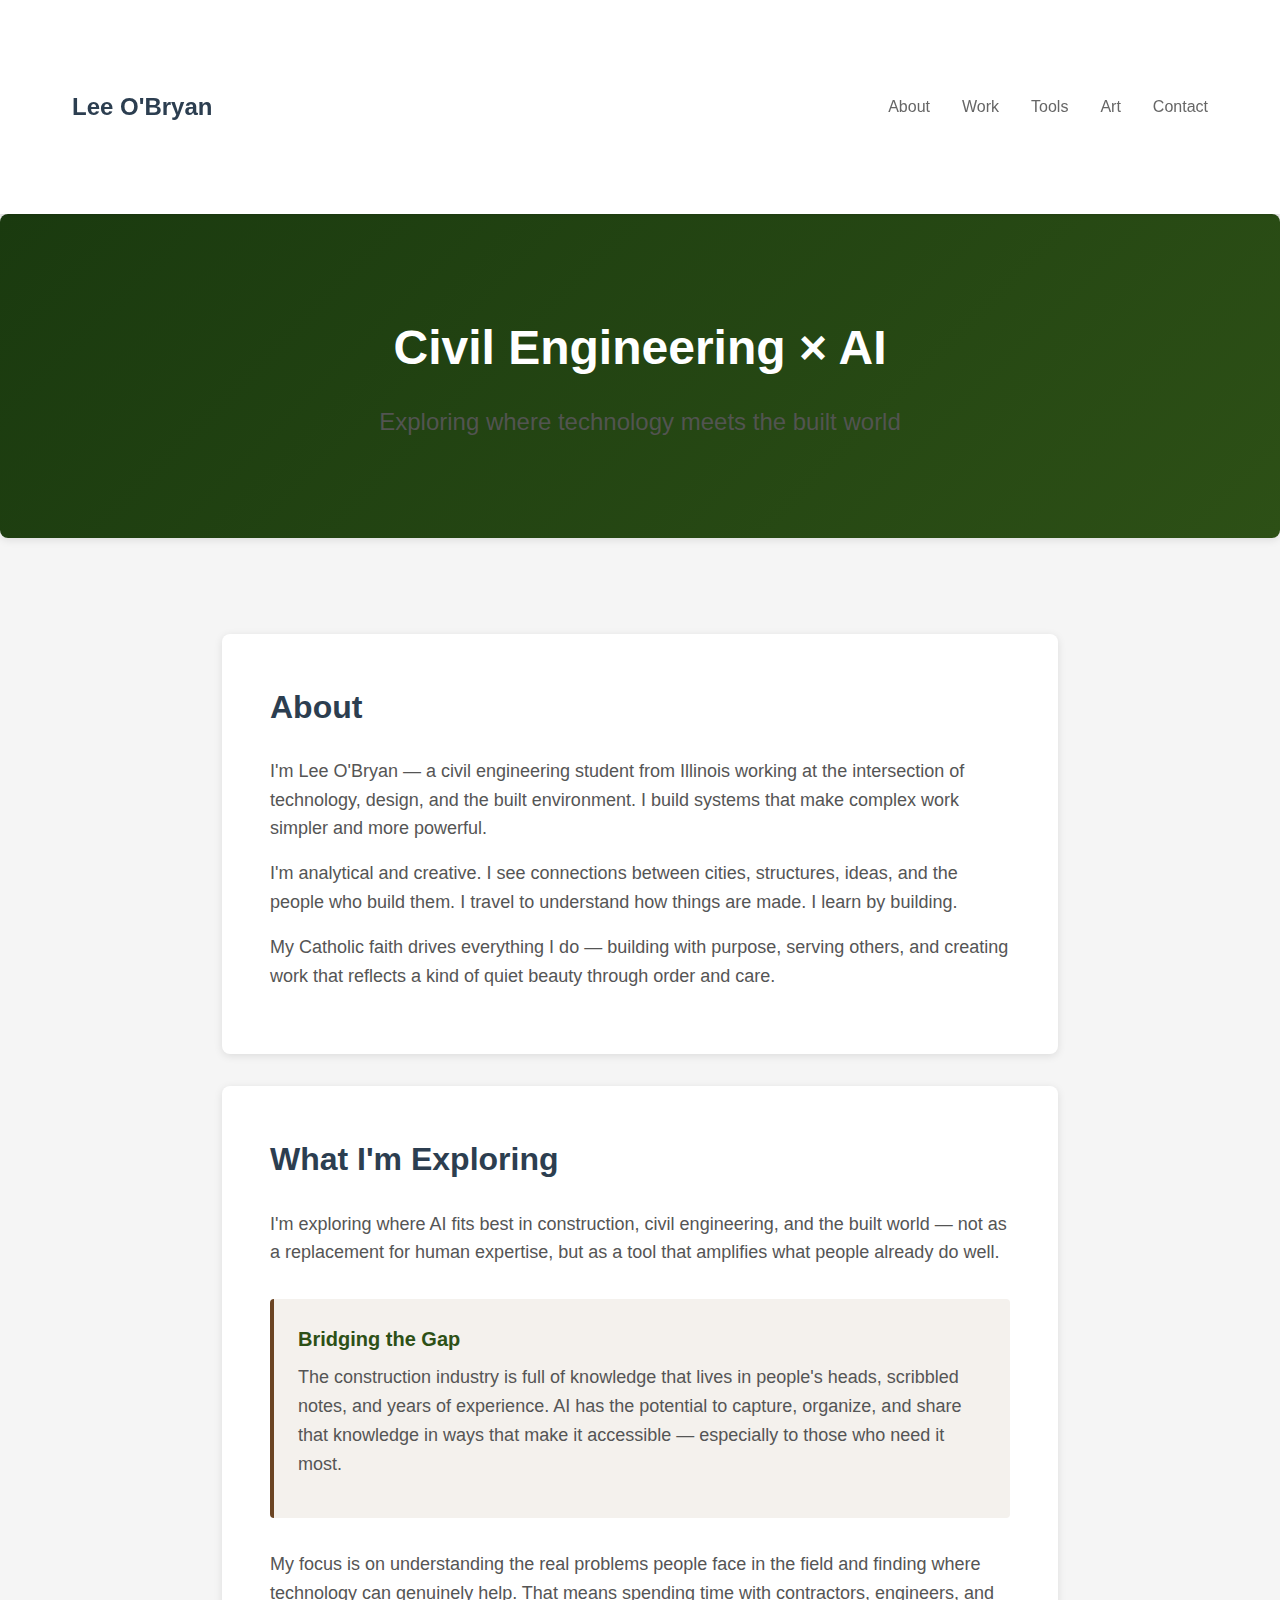
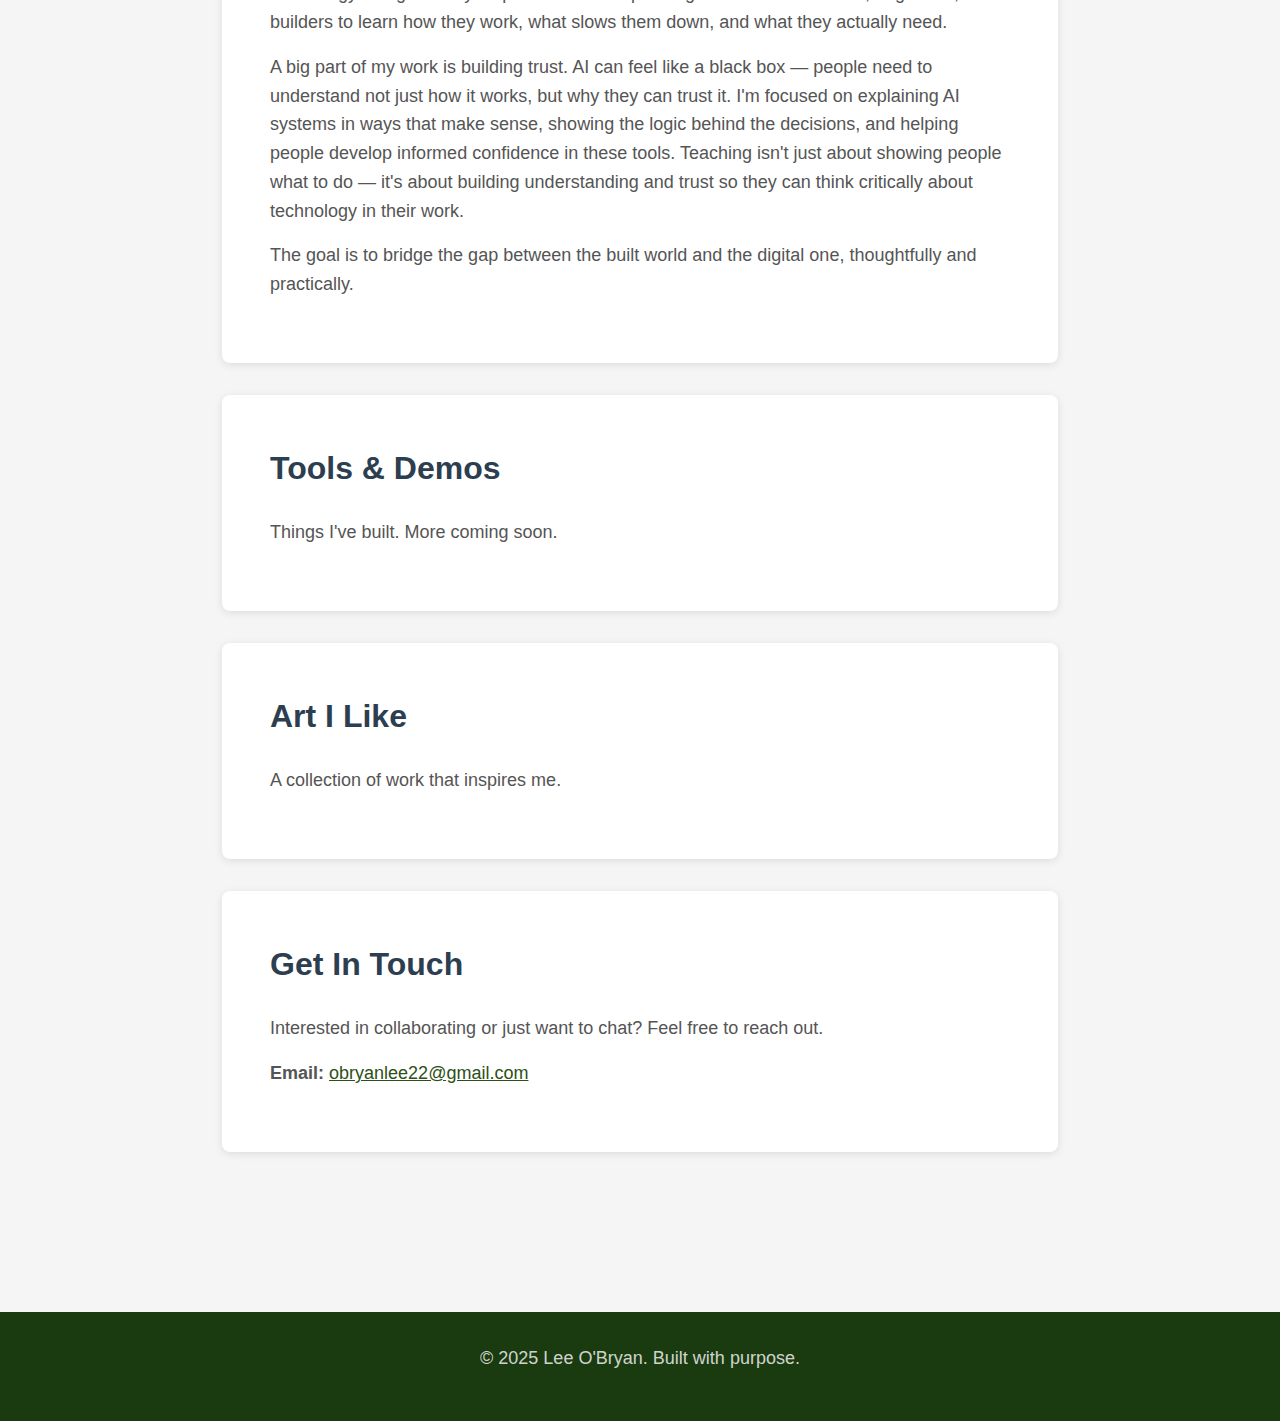
<file: index.html>
<!DOCTYPE html>
<html lang="en">
<head>
    <meta charset="UTF-8">
    <meta name="viewport" content="width=device-width, initial-scale=1.0">
    <title>Lee O'Bryan — Civil Engineering & AI</title>
    <style>
        * {
            margin: 0;
            padding: 0;
            box-sizing: border-box;
        }

        body {
            font-family: -apple-system, BlinkMacSystemFont, 'Segoe UI', Roboto, Oxygen, Ubuntu, Cantarell, sans-serif;
            line-height: 1.6;
            color: #333;
            background: #f5f5f5;
        }

        /* Navigation */
        nav {
            background: white;
            padding: 1.5rem 2rem;
            box-shadow: 0 2px 4px rgba(0,0,0,0.1);
            position: sticky;
            top: 0;
            z-index: 100;
        }

        nav .container {
            max-width: 1200px;
            margin: 0 auto;
            display: flex;
            justify-content: space-between;
            align-items: center;
        }

        nav h1 {
            font-size: 1.5rem;
            font-weight: 600;
            color: #2c3e50;
        }

        nav ul {
            list-style: none;
            display: flex;
            gap: 2rem;
        }

        nav a {
            text-decoration: none;
            color: #666;
            font-weight: 500;
            transition: color 0.3s;
        }

        nav a:hover {
            color: #2d5016;
        }

        /* Hero Section */
        .hero {
            background: linear-gradient(135deg, #1a3a0f 0%, #2d5016 100%);
            color: white;
            padding: 6rem 2rem;
            text-align: center;
        }

        .hero h2 {
            font-size: 3rem;
            margin-bottom: 1rem;
            font-weight: 700;
        }

        .hero p {
            font-size: 1.5rem;
            opacity: 0.95;
            max-width: 700px;
            margin: 0 auto;
        }

        /* Main Content */
        .container {
            max-width: 900px;
            margin: 0 auto;
            padding: 4rem 2rem;
        }

        section {
            background: white;
            padding: 3rem;
            margin-bottom: 2rem;
            border-radius: 8px;
            box-shadow: 0 2px 8px rgba(0,0,0,0.1);
        }

        h3 {
            font-size: 2rem;
            margin-bottom: 1.5rem;
            color: #2c3e50;
        }

        p {
            font-size: 1.125rem;
            color: #555;
            margin-bottom: 1rem;
        }

        .highlight {
            background: #f4f1ed;
            border-left: 4px solid #6b4423;
            padding: 1.5rem;
            margin: 2rem 0;
            border-radius: 4px;
        }

        .highlight h4 {
            color: #2d5016;
            margin-bottom: 0.5rem;
            font-size: 1.25rem;
        }

        /* Footer */
        footer {
            background: #1a3a0f;
            color: white;
            text-align: center;
            padding: 2rem;
            margin-top: 4rem;
        }

        footer p {
            color: rgba(255,255,255,0.8);
        }

        /* Responsive */
        @media (max-width: 768px) {
            .hero h2 {
                font-size: 2rem;
            }

            .hero p {
                font-size: 1.25rem;
            }

            nav ul {
                gap: 1rem;
            }

            section {
                padding: 2rem;
            }
        }
    </style>
</head>
<body>
    <!-- Navigation -->
    <nav>
        <div class="container">
            <h1>Lee O'Bryan</h1>
            <ul>
                <li><a href="#about">About</a></li>
                <li><a href="#work">Work</a></li>
                <li><a href="#tools">Tools</a></li>
                <li><a href="#art">Art</a></li>
                <li><a href="#contact">Contact</a></li>
            </ul>
        </div>
    </nav>

    <!-- Hero -->
    <section class="hero">
        <h2>Civil Engineering × AI</h2>
        <p>Exploring where technology meets the built world</p>
    </section>

    <!-- About -->
    <div class="container">
        <section id="about">
            <h3>About</h3>
            <p>I'm Lee O'Bryan — a civil engineering student from Illinois working at the intersection of technology, design, and the built environment. I build systems that make complex work simpler and more powerful.</p>

            <p>I'm analytical and creative. I see connections between cities, structures, ideas, and the people who build them. I travel to understand how things are made. I learn by building.</p>

            <p>My Catholic faith drives everything I do — building with purpose, serving others, and creating work that reflects a kind of quiet beauty through order and care.</p>
        </section>

        <!-- Work/Mission -->
        <section id="work">
            <h3>What I'm Exploring</h3>

            <p>I'm exploring where AI fits best in construction, civil engineering, and the built world — not as a replacement for human expertise, but as a tool that amplifies what people already do well.</p>

            <div class="highlight">
                <h4>Bridging the Gap</h4>
                <p>The construction industry is full of knowledge that lives in people's heads, scribbled notes, and years of experience. AI has the potential to capture, organize, and share that knowledge in ways that make it accessible — especially to those who need it most.</p>
            </div>

            <p>My focus is on understanding the real problems people face in the field and finding where technology can genuinely help. That means spending time with contractors, engineers, and builders to learn how they work, what slows them down, and what they actually need.</p>

            <p>A big part of my work is building trust. AI can feel like a black box — people need to understand not just how it works, but why they can trust it. I'm focused on explaining AI systems in ways that make sense, showing the logic behind the decisions, and helping people develop informed confidence in these tools. Teaching isn't just about showing people what to do — it's about building understanding and trust so they can think critically about technology in their work.</p>

            <p>The goal is to bridge the gap between the built world and the digital one, thoughtfully and practically.</p>
        </section>

        <!-- Tools & Demos -->
        <section id="tools">
            <h3>Tools & Demos</h3>
            <p>Things I've built. More coming soon.</p>
            <!-- Links will go here as you add them -->
        </section>

        <!-- Art -->
        <section id="art">
            <h3>Art I Like</h3>
            <p>A collection of work that inspires me.</p>
            <!-- Art content will go here -->
        </section>

        <!-- Contact -->
        <section id="contact">
            <h3>Get In Touch</h3>
            <p>Interested in collaborating or just want to chat? Feel free to reach out.</p>
            <p><strong>Email:</strong> <a href="mailto:obryanlee22@gmail.com" style="color: #2d5016;">obryanlee22@gmail.com</a></p>
        </section>
    </div>

    <!-- Footer -->
    <footer>
        <p>&copy; 2025 Lee O'Bryan. Built with purpose.</p>
    </footer>
</body>
</html>
</file>
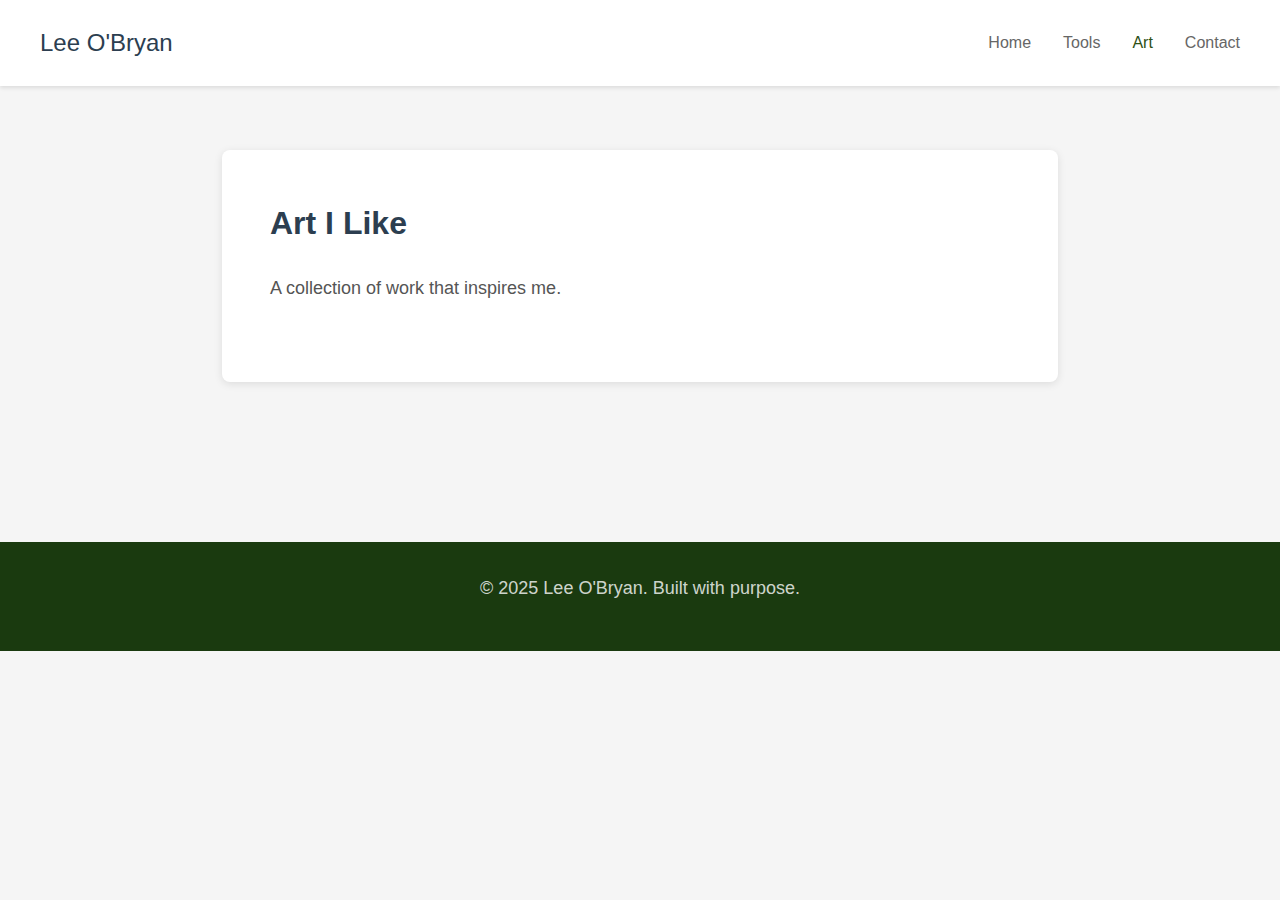
<file: art.html>
<!DOCTYPE html>
<html lang="en">
<head>
    <meta charset="UTF-8">
    <meta name="viewport" content="width=device-width, initial-scale=1.0">
    <title>Art I Like — Lee O'Bryan</title>
    <link rel="stylesheet" href="style.css">
    <style>
        /* Grid for art/images */
        .art-grid {
            display: grid;
            grid-template-columns: repeat(auto-fill, minmax(300px, 1fr));
            gap: 2rem;
            margin-top: 2rem;
        }

        .art-item img {
            width: 100%;
            height: auto;
            border-radius: 4px;
            box-shadow: 0 2px 8px rgba(0,0,0,0.1);
        }

        .art-item p {
            margin-top: 0.5rem;
            font-size: 0.95rem;
            color: #777;
        }
    </style>
</head>
<body>
    <!-- Navigation -->
    <nav>
        <div class="nav-container">
            <h1><a href="index.html">Lee O'Bryan</a></h1>
            <ul>
                <li><a href="index.html">Home</a></li>
                <li><a href="tools.html">Tools</a></li>
                <li><a href="art.html" class="active">Art</a></li>
                <li><a href="contact.html">Contact</a></li>
            </ul>
        </div>
    </nav>

    <!-- Content -->
    <div class="container">
        <section>
            <h3>Art I Like</h3>
            <p>A collection of work that inspires me.</p>

            <div class="art-grid">
                <!-- Add your art here as you upload images -->
                <!-- Example format:
                <div class="art-item">
                    <img src="images/artwork1.jpg" alt="Description">
                    <p>Artist Name - Title</p>
                </div>
                -->
            </div>
        </section>
    </div>

    <!-- Footer -->
    <footer>
        <p>&copy; 2025 Lee O'Bryan. Built with purpose.</p>
    </footer>
</body>
</html>
</file>
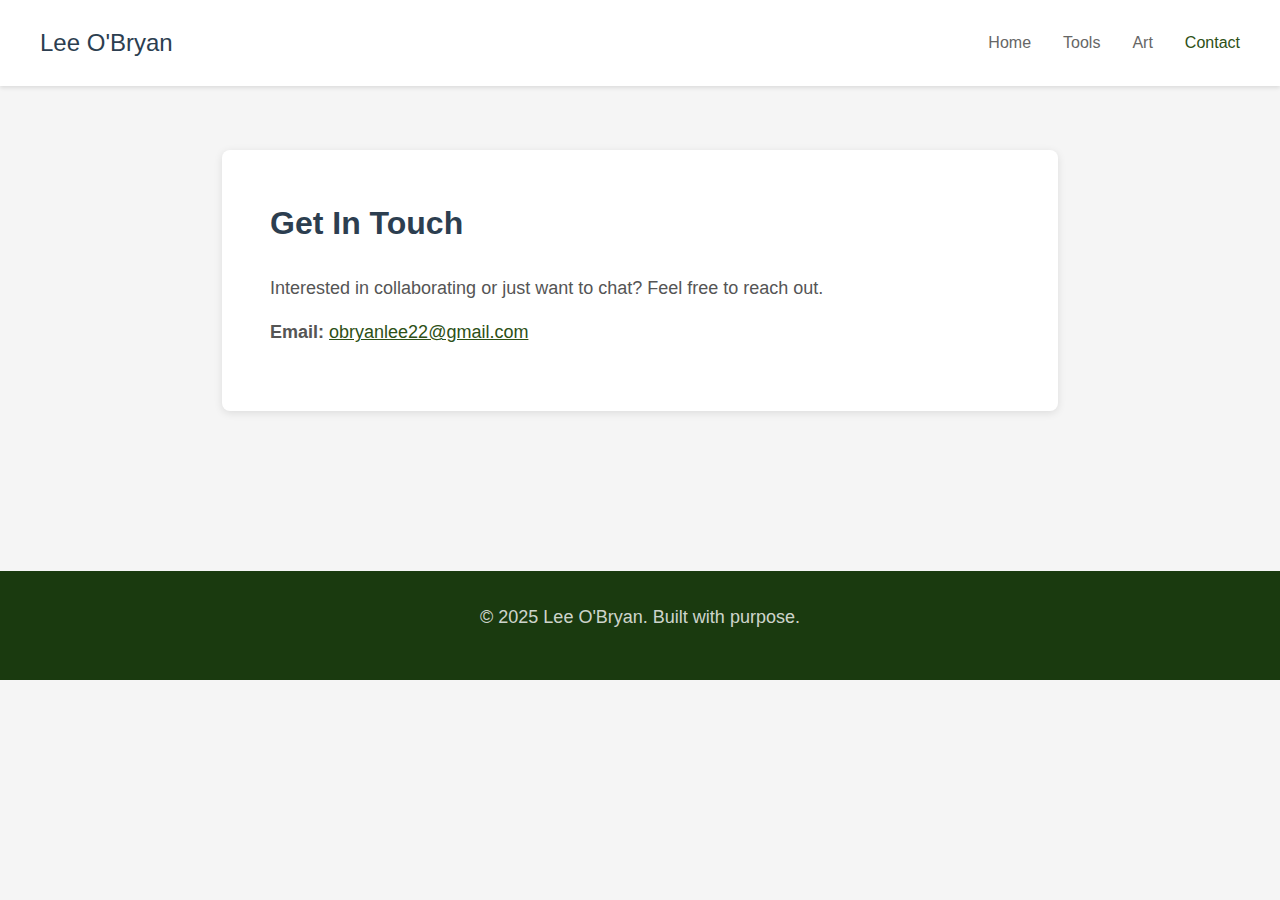
<file: contact.html>
<!DOCTYPE html>
<html lang="en">
<head>
    <meta charset="UTF-8">
    <meta name="viewport" content="width=device-width, initial-scale=1.0">
    <title>Contact — Lee O'Bryan</title>
    <link rel="stylesheet" href="style.css">
</head>
<body>
    <!-- Navigation -->
    <nav>
        <div class="nav-container">
            <h1><a href="index.html">Lee O'Bryan</a></h1>
            <ul>
                <li><a href="index.html">Home</a></li>
                <li><a href="tools.html">Tools</a></li>
                <li><a href="art.html">Art</a></li>
                <li><a href="contact.html" class="active">Contact</a></li>
            </ul>
        </div>
    </nav>

    <!-- Content -->
    <div class="container">
        <section>
            <h3>Get In Touch</h3>
            <p>Interested in collaborating or just want to chat? Feel free to reach out.</p>
            <p><strong>Email:</strong> <a href="mailto:obryanlee22@gmail.com" style="color: #2d5016;">obryanlee22@gmail.com</a></p>
        </section>
    </div>

    <!-- Footer -->
    <footer>
        <p>&copy; 2025 Lee O'Bryan. Built with purpose.</p>
    </footer>
</body>
</html>
</file>
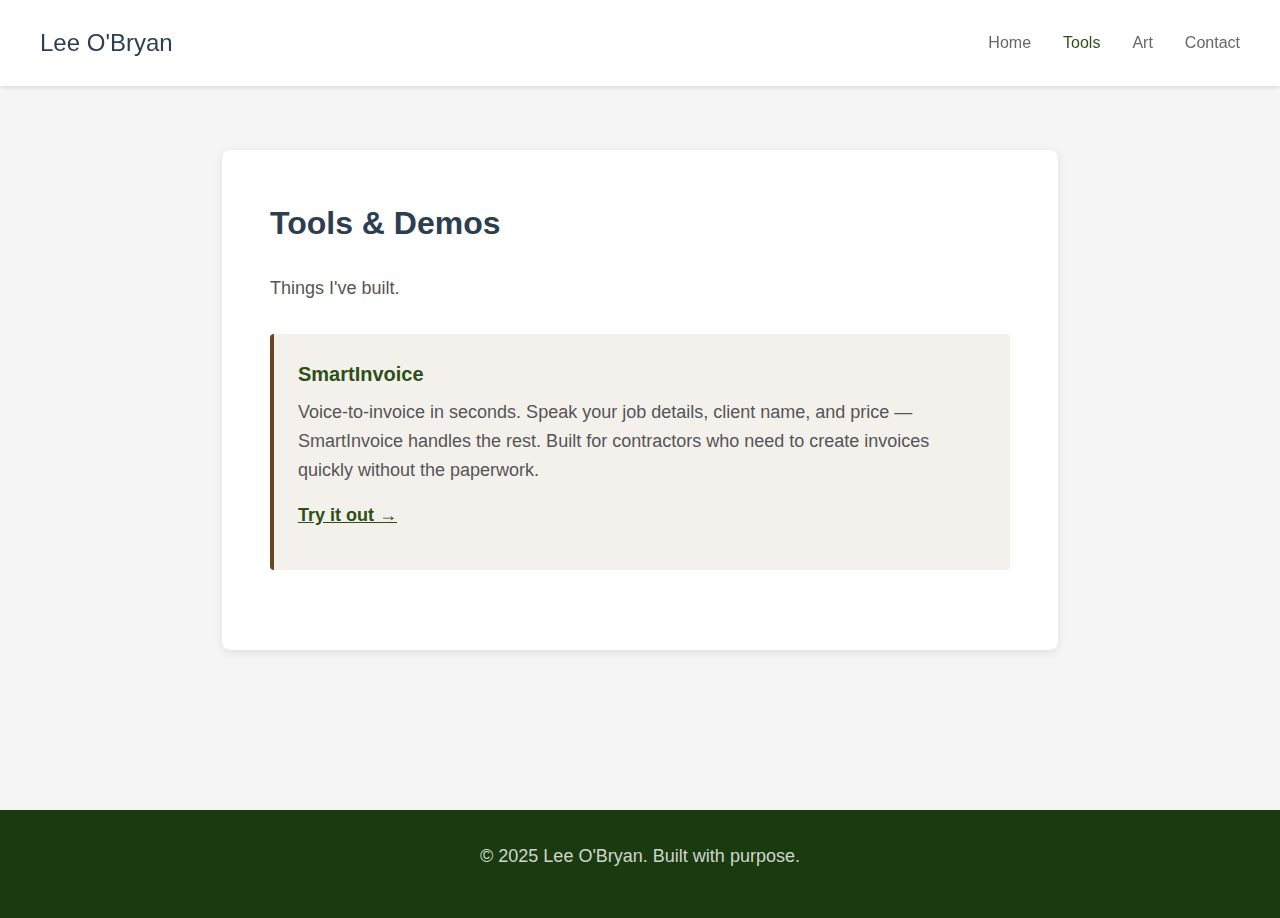
<file: tools.html>
<!DOCTYPE html>
<html lang="en">
<head>
    <meta charset="UTF-8">
    <meta name="viewport" content="width=device-width, initial-scale=1.0">
    <title>Tools & Demos — Lee O'Bryan</title>
    <link rel="stylesheet" href="style.css">
</head>
<body>
    <!-- Navigation -->
    <nav>
        <div class="nav-container">
            <h1><a href="index.html">Lee O'Bryan</a></h1>
            <ul>
                <li><a href="index.html">Home</a></li>
                <li><a href="tools.html" class="active">Tools</a></li>
                <li><a href="art.html">Art</a></li>
                <li><a href="contact.html">Contact</a></li>
            </ul>
        </div>
    </nav>

    <!-- Content -->
    <div class="container">
        <section>
            <h3>Tools & Demos</h3>
            <p>Things I've built.</p>

            <div class="highlight">
                <h4>SmartInvoice</h4>
                <p>Voice-to-invoice in seconds. Speak your job details, client name, and price — SmartInvoice handles the rest. Built for contractors who need to create invoices quickly without the paperwork.</p>
                <p><a href="https://smartinvoice.work" target="_blank" style="color: #2d5016; font-weight: 600;">Try it out →</a></p>
            </div>
        </section>
    </div>

    <!-- Footer -->
    <footer>
        <p>&copy; 2025 Lee O'Bryan. Built with purpose.</p>
    </footer>
</body>
</html>
</file>
<file: style.css>
* {
    margin: 0;
    padding: 0;
    box-sizing: border-box;
}

body {
    font-family: -apple-system, BlinkMacSystemFont, 'Segoe UI', Roboto, Oxygen, Ubuntu, Cantarell, sans-serif;
    line-height: 1.6;
    color: #333;
    background: #f5f5f5;
}

/* Navigation */
nav {
    background: white;
    padding: 1.5rem 2rem;
    box-shadow: 0 2px 4px rgba(0,0,0,0.1);
    position: sticky;
    top: 0;
    z-index: 100;
}

nav .nav-container {
    max-width: 1200px;
    margin: 0 auto;
    display: flex;
    justify-content: space-between;
    align-items: center;
}

nav h1 {
    font-size: 1.5rem;
    font-weight: 600;
    color: #2c3e50;
}

nav h1 a {
    text-decoration: none;
    color: #2c3e50;
}

nav ul {
    list-style: none;
    display: flex;
    gap: 2rem;
}

nav a {
    text-decoration: none;
    color: #666;
    font-weight: 500;
    transition: color 0.3s;
}

nav a:hover {
    color: #2d5016;
}

nav a.active {
    color: #2d5016;
}

/* Hero Section */
.hero {
    background: linear-gradient(135deg, #1a3a0f 0%, #2d5016 100%);
    color: white;
    padding: 6rem 2rem;
    text-align: center;
}

.hero h2 {
    font-size: 3rem;
    margin-bottom: 1rem;
    font-weight: 700;
}

.hero p {
    font-size: 1.5rem;
    color: #d4af37;
    max-width: 700px;
    margin: 0 auto;
}

/* Main Content */
.container {
    max-width: 900px;
    margin: 0 auto;
    padding: 4rem 2rem;
}

section {
    background: white;
    padding: 3rem;
    margin-bottom: 2rem;
    border-radius: 8px;
    box-shadow: 0 2px 8px rgba(0,0,0,0.1);
}

h3 {
    font-size: 2rem;
    margin-bottom: 1.5rem;
    color: #2c3e50;
}

p {
    font-size: 1.125rem;
    color: #555;
    margin-bottom: 1rem;
}

.highlight {
    background: #f4f1ed;
    border-left: 4px solid #6b4423;
    padding: 1.5rem;
    margin: 2rem 0;
    border-radius: 4px;
}

.highlight h4 {
    color: #2d5016;
    margin-bottom: 0.5rem;
    font-size: 1.25rem;
}

/* Footer */
footer {
    background: #1a3a0f;
    color: white;
    text-align: center;
    padding: 2rem;
    margin-top: 4rem;
}

footer p {
    color: rgba(255,255,255,0.8);
}

/* Responsive */
@media (max-width: 768px) {
    .hero h2 {
        font-size: 2rem;
    }

    .hero p {
        font-size: 1.25rem;
    }

    nav ul {
        gap: 1rem;
    }

    section {
        padding: 2rem;
    }
}
</file>
